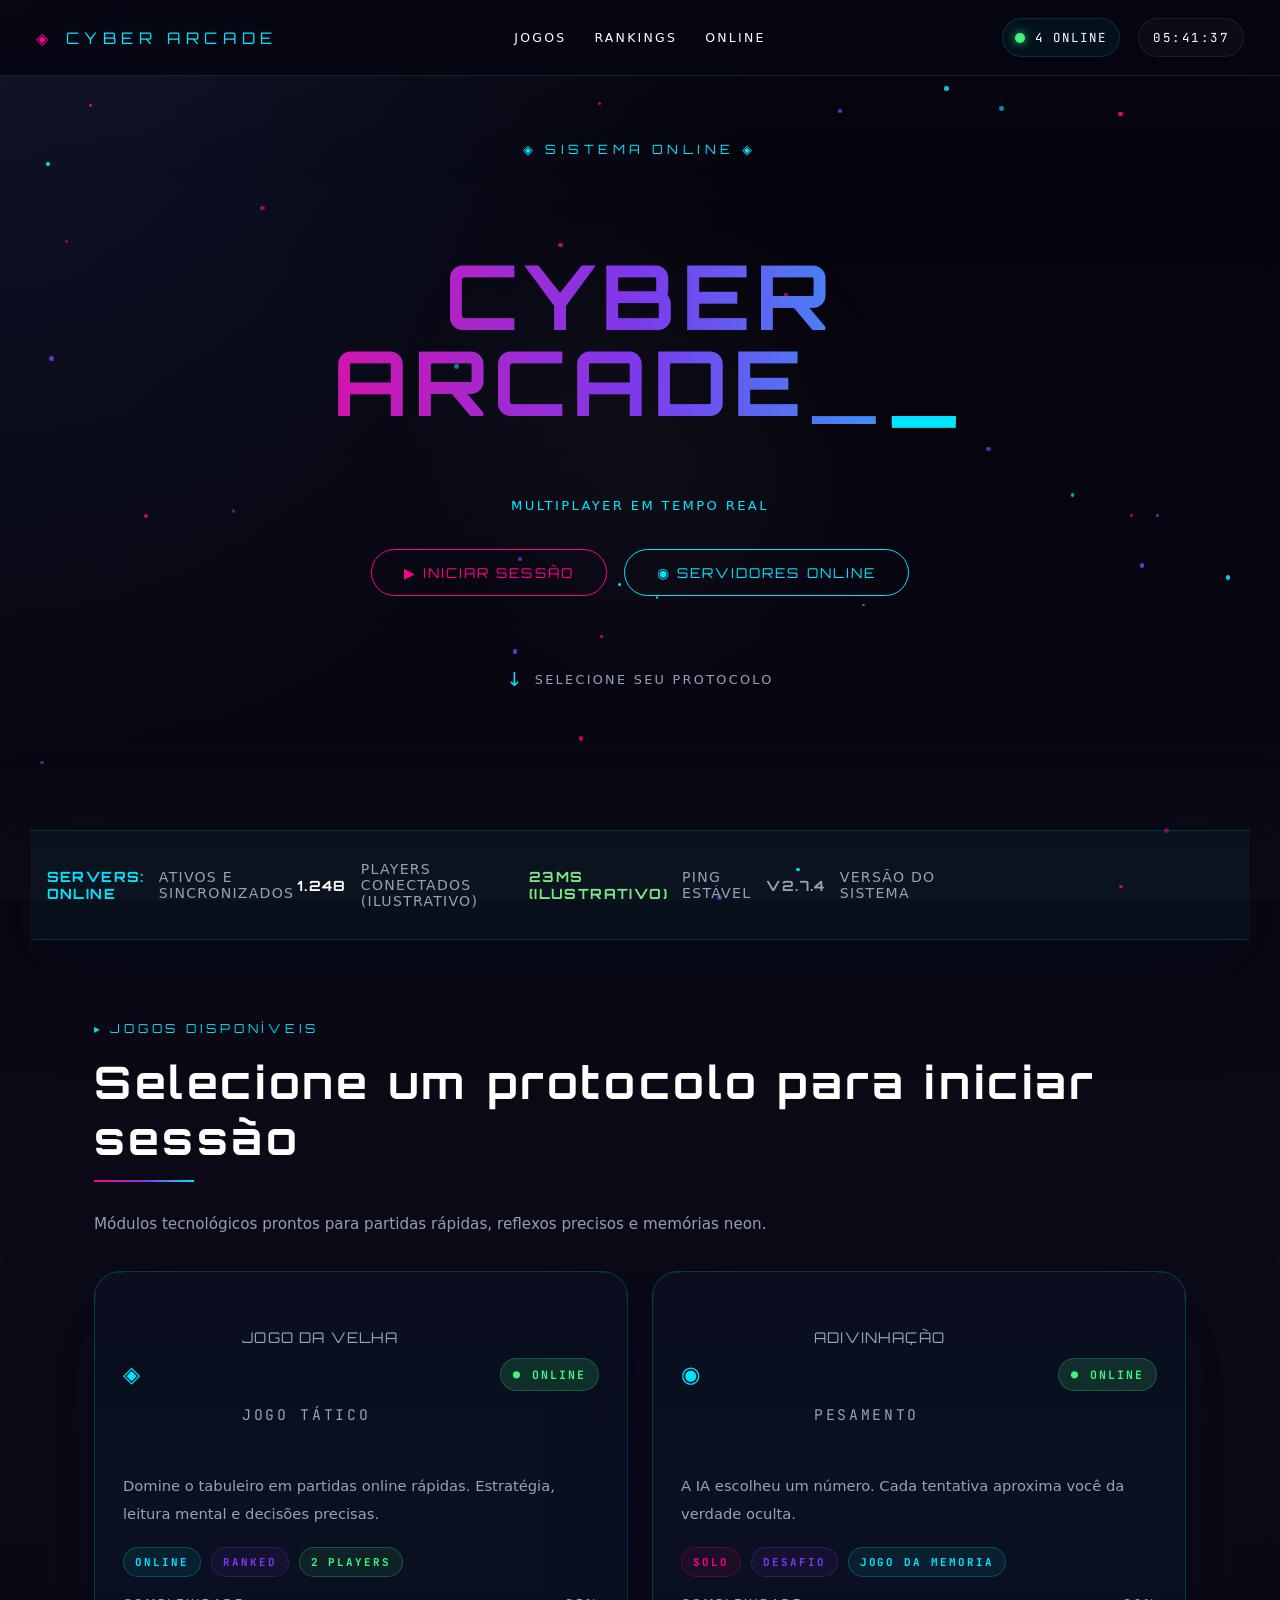
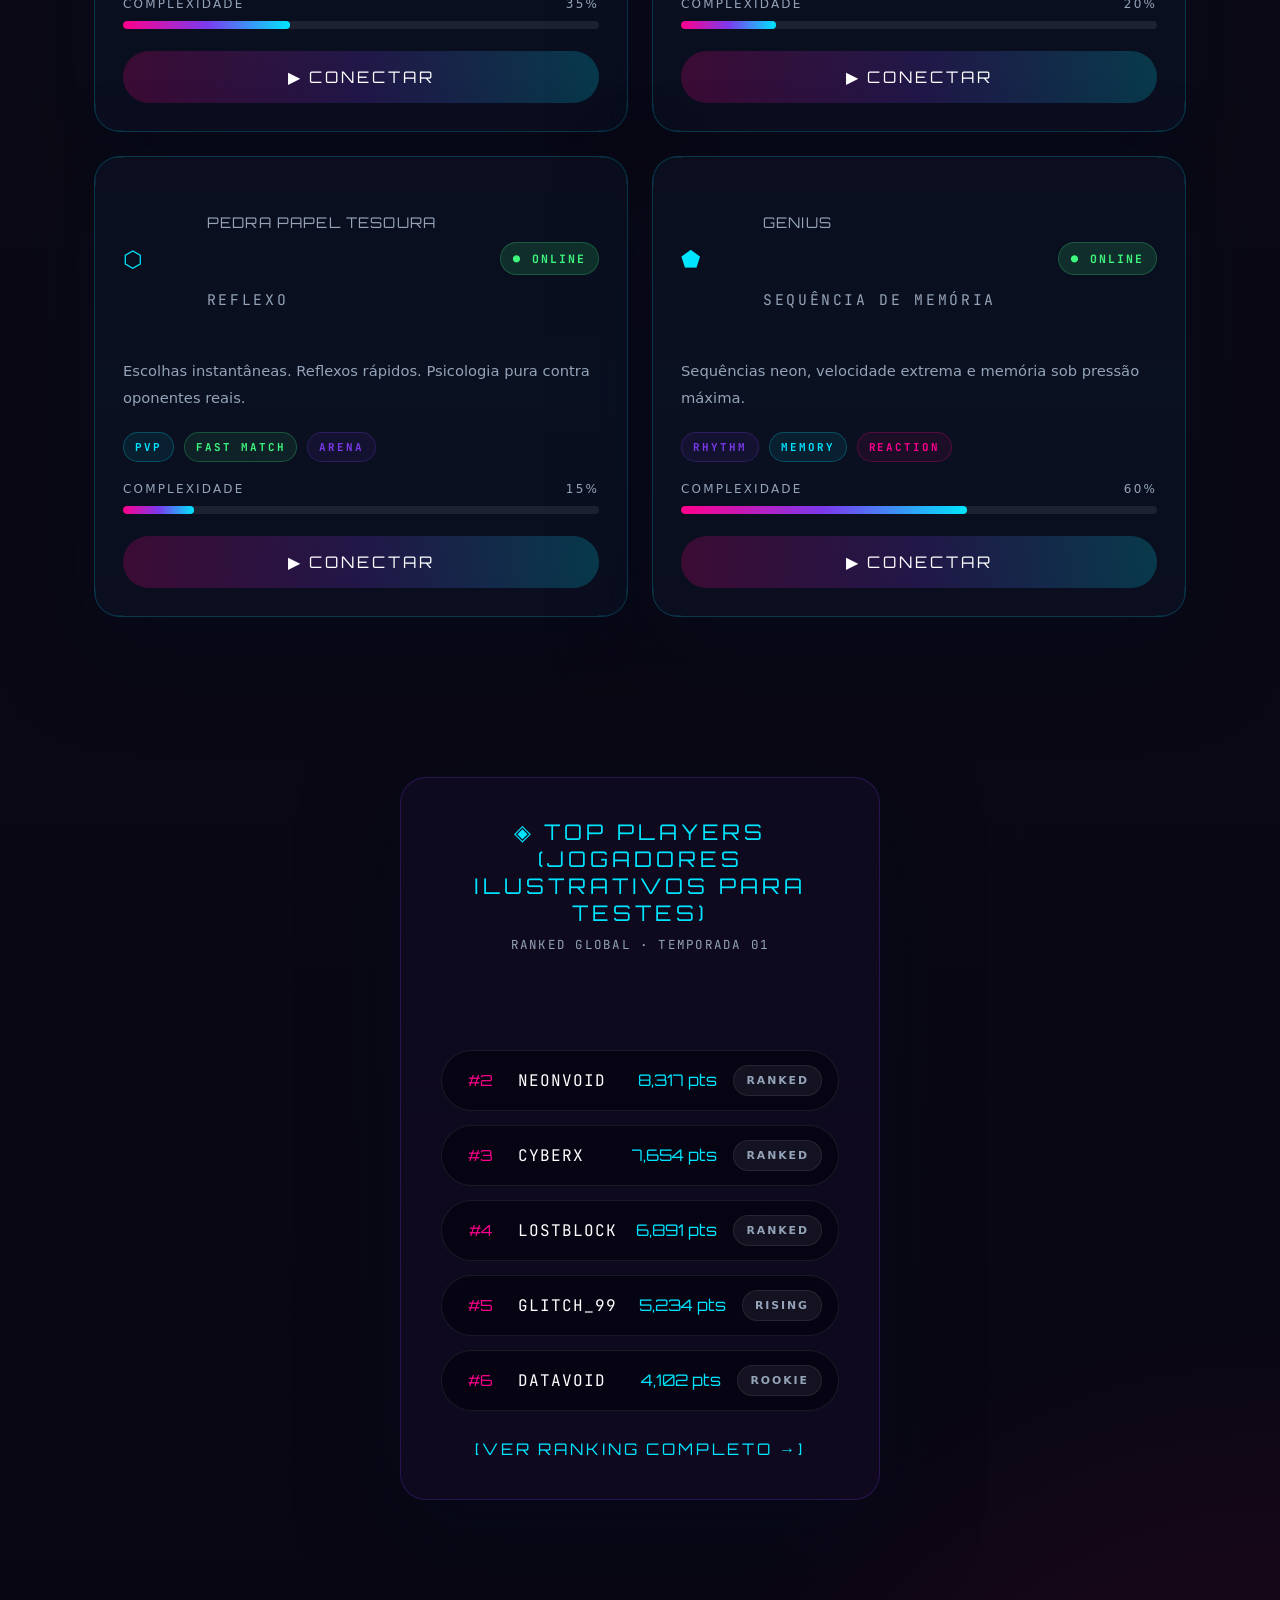
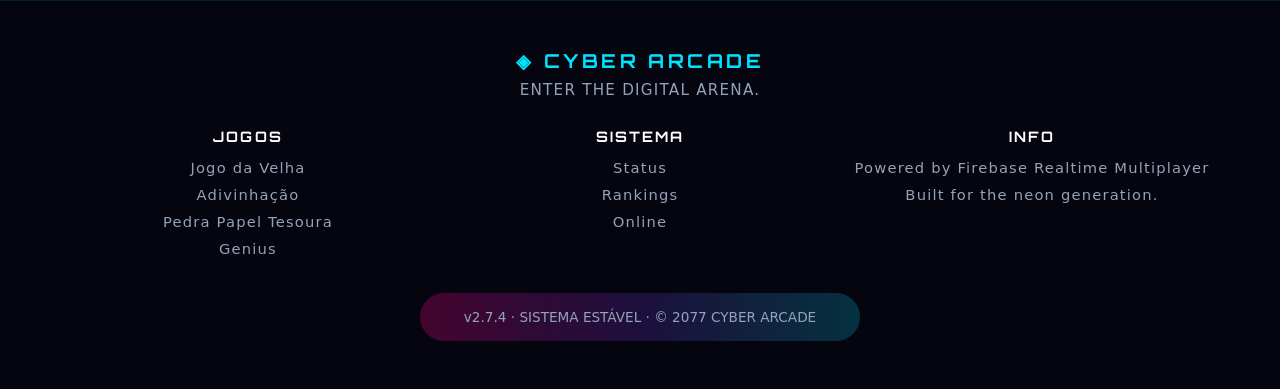
<file: index.html>
﻿<!DOCTYPE html>
<html lang="pt-BR">
<head>
  <meta charset="UTF-8" />
  <meta name="viewport" content="width=device-width, initial-scale=1.0" />
  <meta name="theme-color" content="#050510" />
  <title>Cyber Arcade | Catálogo Futurista</title>

  <link rel="stylesheet" href="PaginaDeJogos/css/style.css">
  <link rel="preconnect" href="https://fonts.googleapis.com" />
  <link rel="preconnect" href="https://fonts.gstatic.com" crossorigin />
  <link href="https://fonts.googleapis.com/css2?family=JetBrains+Mono:wght@400;500;600;700&family=Orbitron:wght@400;500;700;900&display=swap" rel="stylesheet" />

</head>
<body>
  <div class="page-wrapper">
    <nav class="navbar">
      <div class="navbar__brand"><span>◈</span>CYBER ARCADE</div>
      <ul class="navbar__links" aria-label="Navegação principal">
        <li><a href="#jogos">Jogos</a></li>
        <li><a href="#ranking">Rankings</a></li>
        <li><a href="#status">Online</a></li>
      </ul>
      <button class="mobile-nav-toggle" aria-label="Abrir menu mobile">☰</button>
      <div class="navbar__meta">
        <span class="status-pill"><span class="status-dot" aria-hidden="true"></span>4 ONLINE</span>
        <span class="navbar__clock" id="clock">00:00:00</span>
      </div>
    </nav>

    <div class="mobile-drawer" id="mobileDrawer" aria-hidden="true">
      <div class="mobile-drawer__header">
        <div class="navbar__brand"><span>◈</span>CYBER ARCADE</div>
        <button class="mobile-drawer__close" aria-label="Fechar menu">✕</button>
      </div>
      <nav class="mobile-drawer__nav">
        <a href="#jogos">Jogos</a>
        <a href="#ranking">Rankings</a>
        <a href="#status">Online</a>
      </nav>
    </div>

    <section class="hero" aria-labelledby="hero-title">
      <div class="hero__canvas" id="particleField"></div>
      <div class="hero__content">
        <div class="hero__eyebrow">◈ SISTEMA ONLINE ◈</div>
        <h1 class="hero__title" id="hero-title"><span id="heroText"></span><span class="cursor">_</span></h1>
        <div class="hero__info">  Multiplayer em tempo real </div>
        <div class="hero__actions">
          <button class="hero__button hero__button--primary" type="button">▶ INICIAR SESSÃO</button>
          <button class="hero__button hero__button--secondary" type="button">◉ SERVIDORES ONLINE</button>
        </div>
        <div class="hero__footer">
          <div class="scroll-indicator"> <span class="arrow">↓</span> SELECIONE SEU PROTOCOLO</div>
        </div>
      </div>
    </section>

    <section class="status-bar" id="status" data-reveal>
      <div class="status-item" data-highlight>
        <strong>Servers: Online</strong>
        <span>Ativos e sincronizados</span>
      </div>
      <div class="status-item">
        <strong id="playerCount">0</strong>
        <span>Players conectados (ilustrativo)</span>
      </div>
      <div class="status-item">
        <strong style="color: #7ee787;">23ms (Ilustrativo)</strong>
        <span>Ping estável</span>
      </div>
      <div class="status-item">
        <strong style="color: var(--text-secondary);">v2.7.4</strong>
        <span>Versão do sistema</span>
      </div>
    </section>

    <section class="section" id="jogos" data-reveal>
      <div class="section__header">
        <span class="section__label">▸ JOGOS DISPONÍVEIS</span>
        <h2 class="section__title">Selecione um protocolo para iniciar sessão</h2>
      </div>
      <p class="section__subtitle">Módulos tecnológicos prontos para partidas rápidas, reflexos precisos e memórias neon.</p>

      <div class="games-grid">
        <article class="game-card">
          <span class="corner"></span>
          <span class="corner"></span>
          <span class="scanline"></span>
          <div class="game-card__header">
            <span class="game-card__icon">◈</span>
            <div class="game-card__heading">
              <p class="game-card__name">Jogo da Velha</p>
              <p class="game-card__tagline">Jogo tático</p>
            </div>
            <span class="badge-online">● Online</span>
          </div>
          <p>Domine o tabuleiro em partidas online rápidas. Estratégia, leitura mental e decisões precisas.</p>
          <div class="game-card__badges">
            <span class="mini-badge mini-badge--cyan">Online</span>
            <span class="mini-badge mini-badge--purple">Ranked</span>
            <span class="mini-badge mini-badge--green">2 Players</span>
          </div>
          <div class="progress-wrap">
            <div class="progress-label"><span>Complexidade</span><span>35%</span></div>
            <div class="progress-bar"><div class="progress-fill" style="width: 35%;"></div></div>
          </div>
          <a class="game-card__action" href="JogoDaVelha/index.html">▶ CONECTAR</a>
        </article>

        <article class="game-card">
          <span class="corner"></span>
          <span class="corner"></span>
          <span class="scanline"></span>
          <div class="game-card__header">
            <span class="game-card__icon">◉</span>
            <div class="game-card__heading">
              <p class="game-card__name">Adivinhação</p>
              <p class="game-card__tagline">Pesamento</p>
            </div>
            <span class="badge-online">● Online</span>
          </div>
          <p>A IA escolheu um número. Cada tentativa aproxima você da verdade oculta.</p>
          <div class="game-card__badges">
            <span class="mini-badge mini-badge--pink">Solo</span>
            <span class="mini-badge mini-badge--purple">Desafio</span>
            <span class="mini-badge mini-badge--cyan">Jogo da Memoria</span>
          </div>
          <div class="progress-wrap">
            <div class="progress-label"><span>Complexidade</span><span>20%</span></div>
            <div class="progress-bar"><div class="progress-fill" style="width: 20%;"></div></div>
          </div>
          <a class="game-card__action" href="AdivinhacaoNumero/index.html">▶ CONECTAR</a>
        </article>

        <article class="game-card">
          <span class="corner"></span>
          <span class="corner"></span>
          <span class="scanline"></span>
          <div class="game-card__header">
            <span class="game-card__icon">⬡</span>
            <div class="game-card__heading">
              <p class="game-card__name">Pedra Papel Tesoura</p>
              <p class="game-card__tagline">Reflexo</p>
            </div>
            <span class="badge-online">● Online</span>
          </div>
          <p>Escolhas instantâneas. Reflexos rápidos. Psicologia pura contra oponentes reais.</p>
          <div class="game-card__badges">
            <span class="mini-badge mini-badge--cyan">PvP</span>
            <span class="mini-badge mini-badge--green">Fast Match</span>
            <span class="mini-badge mini-badge--purple">Arena</span>
          </div>
          <div class="progress-wrap">
            <div class="progress-label"><span>Complexidade</span><span>15%</span></div>
            <div class="progress-bar"><div class="progress-fill" style="width: 15%;"></div></div>
          </div>
          <a class="game-card__action" href="PedraPapelTesoura/index.html">▶ CONECTAR</a>
        </article>

        <article class="game-card">
          <span class="corner"></span>
          <span class="corner"></span>
          <span class="scanline"></span>
          <div class="game-card__header">
            <span class="game-card__icon">⬟</span>
            <div class="game-card__heading">
              <p class="game-card__name">Genius</p>
              <p class="game-card__tagline">Sequência de memória</p>
            </div>
            <span class="badge-online">● Online</span>
          </div>
          <p>Sequências neon, velocidade extrema e memória sob pressão máxima.</p>
          <div class="game-card__badges">
            <span class="mini-badge mini-badge--purple">Rhythm</span>
            <span class="mini-badge mini-badge--cyan">Memory</span>
            <span class="mini-badge mini-badge--pink">Reaction</span>
          </div>
          <div class="progress-wrap">
            <div class="progress-label"><span>Complexidade</span><span>60%</span></div>
            <div class="progress-bar"><div class="progress-fill" style="width: 60%;"></div></div>
          </div>
          <a class="game-card__action" href="JogoGenius/index.html">▶ CONECTAR</a>
        </article>
      </div>
    </section>

    <section class="section" id="ranking" data-reveal>
      <div class="leaderboard">
        <div class="leaderboard__header">
          <p class="leaderboard__title">◈ TOP PLAYERS (Jogadores Ilustrativos para testes)</p>
          <p class="leaderboard__subtitle">Ranked Global · Temporada 01</p>
        </div>
        <div class="leaderboard__list">
          <div class="leaderboard__item leaderboard__item--top" style="transition-delay: 0.05s;">
            <span class="leaderboard__rank">#1</span>
            <span class="leaderboard__name">SHADOW.EXE</span>
            <span class="leaderboard__score">9,842 pts</span>
            <span class="leaderboard__badge leaderboard__badge--elite">Elite</span>
          </div>
          <div class="leaderboard__item" style="transition-delay: 0.12s;">
            <span class="leaderboard__rank">#2</span>
            <span class="leaderboard__name">NEONVOID</span>
            <span class="leaderboard__score">8,317 pts</span>
            <span class="leaderboard__badge">Ranked</span>
          </div>
          <div class="leaderboard__item" style="transition-delay: 0.18s;">
            <span class="leaderboard__rank">#3</span>
            <span class="leaderboard__name">CYBERX</span>
            <span class="leaderboard__score">7,654 pts</span>
            <span class="leaderboard__badge">Ranked</span>
          </div>
          <div class="leaderboard__item" style="transition-delay: 0.24s;">
            <span class="leaderboard__rank">#4</span>
            <span class="leaderboard__name">LOSTBLOCK</span>
            <span class="leaderboard__score">6,891 pts</span>
            <span class="leaderboard__badge">Ranked</span>
          </div>
          <div class="leaderboard__item" style="transition-delay: 0.30s;">
            <span class="leaderboard__rank">#5</span>
            <span class="leaderboard__name">GLITCH_99</span>
            <span class="leaderboard__score">5,234 pts</span>
            <span class="leaderboard__badge">Rising</span>
          </div>
          <div class="leaderboard__item" style="transition-delay: 0.36s;">
            <span class="leaderboard__rank">#6</span>
            <span class="leaderboard__name">DATAVOID</span>
            <span class="leaderboard__score">4,102 pts</span>
            <span class="leaderboard__badge">Rookie</span>
          </div>
        </div>
        <div class="leaderboard__footer">
          <a class="leaderboard__link" href="#">[VER RANKING COMPLETO →]</a>
        </div>
      </div>
    </section>

    <footer class="site-footer">
      <div class="footer-top">
        <h2>◈ CYBER ARCADE</h2>
        <p>ENTER THE DIGITAL ARENA.</p>
      </div>
      <div class="footer-inner">
        <div class="footer-column">
          <h3>Jogos</h3>
          <ul>
            <li><a href="JogoDaVelha/index.html">Jogo da Velha</a></li>
            <li><a href="AdivinhacaoNumero/index.html">Adivinhação</a></li>
            <li><a href="PedraPapelTesoura/index.html">Pedra Papel Tesoura</a></li>
            <li><a href="JogoGenius/index.html">Genius</a></li>
          </ul>
        </div>
        <div class="footer-column">
          <h3>Sistema</h3>
          <ul>
            <li>Status</li>
            <li>Rankings</li>
            <li>Online</li>
          </ul>
        </div>
        <div class="footer-column">
          <h3>Info</h3>
          <ul>
            <li>Powered by Firebase Realtime Multiplayer</li>
            <li>Built for the neon generation.</li>
          </ul>
        </div>
      </div>
      <div class="footer-bottom">v2.7.4 · SISTEMA ESTÁVEL · © 2077 CYBER ARCADE</div>
    </footer>
  </div>

  <script src="PaginaDeJogos/js/script.js"></script>
</body>
</html>
</file>
<file: PaginaDeJogos/css/style.css>
:root {
    --bg-deep: #050510;
    --bg-layer: #0b1020;
    --bg-soft: #111827;
    --text-primary: #ffffff;
    --text-secondary: #94a3b8;
    --neon-cyan: #00e5ff;
    --neon-pink: #ff008c;
    --neon-purple: #7c3aed;
    --neon-green: #3ef67e;
    --surface: rgba(13, 17, 30, 0.92);
    --surface-light: rgba(21, 28, 50, 0.85);
    --border: rgba(0, 229, 255, 0.18);
    --shadow: 0 30px 120px rgba(0, 0, 0, 0.28);
    --radius: 4px;
    --max-width: 1220px;
}

* {
    box-sizing: border-box;
}

html {
    scroll-behavior: smooth;
}

body {
    margin: 0;
    min-height: 100%;
    font-family: 'JetBrains Mono', monospace;
    color: var(--text-primary);
    background: radial-gradient(circle at top left, rgba(0, 229, 255, 0.06), transparent 18%),
        radial-gradient(circle at bottom right, rgba(255, 0, 140, 0.04), transparent 20%),
        linear-gradient(180deg, var(--bg-deep) 0%, var(--bg-layer) 45%, var(--bg-soft) 100%);
    overflow-x: hidden;
}

body::before {
    content: '';
    position: fixed;
    inset: 0;
    background-image:
        linear-gradient(0deg, rgba(255, 255, 255, 0.03) 1px, transparent 1px),
        linear-gradient(90deg, rgba(0, 229, 255, 0.06) 1px, transparent 1px);
    background-size: 100% 80px, 80px 100%;
    opacity: 1;
    pointer-events: none;
    z-index: -2;
    animation: gridGlow 12s linear infinite;
}

body::after {
    content: '';
    position: fixed;
    inset: 0;
    background: linear-gradient(180deg, rgba(255, 255, 255, 0.02), transparent 22%, transparent 78%, rgba(255, 255, 255, 0.02));
    pointer-events: none;
    z-index: -1;
}

.page-wrapper {
    position: relative;
    min-height: 100vh;
    overflow: hidden;
}

nav.navbar {
    position: fixed;
    top: 0;
    left: 0;
    right: 0;
    z-index: 50;
    display: flex;
    align-items: center;
    justify-content: space-between;
    padding: 18px 36px;
    backdrop-filter: blur(20px);
    background: rgba(5, 5, 16, 0.82);
    border-bottom: 1px solid rgba(0, 229, 255, 0.15);
    transition: transform 0.3s ease;
}

.navbar__brand {
    display: flex;
    align-items: center;
    gap: 12px;
    font-family: 'Orbitron', sans-serif;
    font-size: 1rem;
    letter-spacing: 0.35em;
    text-transform: uppercase;
    color: var(--neon-cyan);
}

.navbar__brand span {
    color: var(--neon-pink);
}

.navbar__links {
    display: flex;
    align-items: center;
    gap: 28px;
    list-style: none;
    margin: 0;
    padding: 0;
    font-size: 0.78rem;
    text-transform: uppercase;
    letter-spacing: 0.18em;
}

.navbar__links a {
    position: relative;
    color: var(--text-primary);
    text-decoration: none;
    transition: color 0.25s ease;
}

.navbar__links a::after {
    content: '';
    position: absolute;
    left: 0;
    bottom: -8px;
    width: 100%;
    height: 1px;
    background: rgba(0, 229, 255, 0.4);
    transform: scaleX(0);
    transform-origin: left;
    transition: transform 0.3s ease;
}

.navbar__links a:hover {
    color: var(--neon-cyan);
}

.navbar__links a:hover::after {
    transform: scaleX(1);
}

.navbar__meta {
    display: flex;
    align-items: center;
    gap: 18px;
    font-size: 0.78rem;
    letter-spacing: 0.16em;
    color: var(--text-secondary);
}

.status-pill {
    display: inline-flex;
    align-items: center;
    gap: 10px;
    padding: 10px 12px;
    border: 1px solid rgba(0, 229, 255, 0.14);
    border-radius: 999px;
    background: rgba(0, 229, 255, 0.06);
    color: var(--text-primary);
    font-family: 'JetBrains Mono', monospace;
}

.status-dot {
    width: 10px;
    height: 10px;
    border-radius: 50%;
    background: #3ef67e;
    box-shadow: 0 0 8px rgba(62, 246, 126, 0.8);
    animation: pulse 1.8s infinite ease-in-out;
}

.navbar__clock {
    display: inline-flex;
    align-items: center;
    gap: 8px;
    padding: 10px 14px;
    border-radius: 999px;
    border: 1px solid rgba(255, 255, 255, 0.07);
    background: rgba(255, 255, 255, 0.03);
    color: var(--text-primary);
    font-family: 'JetBrains Mono', monospace;
    letter-spacing: 0.2em;
}

.hero {
    position: relative;
    min-height: 100vh;
    display: flex;
    align-items: center;
    justify-content: center;
    padding: 110px 30px 180px;
    overflow: hidden;
}

.hero::before {
    content: '';
    position: absolute;
    inset: 0;
    background: radial-gradient(circle at center, rgba(255, 255, 255, 0.04), transparent 35%);
    pointer-events: none;
}

.hero__canvas {
    position: absolute;
    inset: 0;
    overflow: hidden;
    pointer-events: none;
    z-index: 1;
}

.particle {
    position: absolute;
    width: 4px;
    height: 4px;
    border-radius: 50%;
    opacity: 0.85;
    filter: blur(0.6px);
    animation: drift 12s ease-in-out infinite;
}

.particle:nth-child(odd) {
    opacity: 0.7;
}

.hero__content {
    position: relative;
    z-index: 2;
    max-width: 980px;
    width: min(100%, 980px);
    text-align: center;
    margin: 0 auto;
    padding: 0 20px;
}

.hero__eyebrow {
    display: inline-block;
    margin-bottom: 22px;
    font-family: 'Orbitron', sans-serif;
    font-size: 0.8rem;
    letter-spacing: 0.35em;
    text-transform: uppercase;
    color: var(--neon-cyan);
    opacity: 0;
    transform: translateY(12px);
    animation: fadeInUp 0.8s ease forwards;
    animation-delay: 0.6s;
}

.hero__title {
    font-family: 'Orbitron', sans-serif;
    font-size: clamp(3.2rem, 7vw, 6rem);
    line-height: 0.95;
    letter-spacing: 0.06em;
    text-transform: uppercase;
    color: transparent;
    background: linear-gradient(90deg, var(--neon-pink), var(--neon-purple), var(--neon-cyan));
    background-clip: text;
    -webkit-background-clip: text;
    animation: gradientShift 6s ease infinite;
    opacity: 0;
    transform: translateY(20px);
    animation: fadeInUp 0.8s ease forwards;
    animation-delay: 0.8s;
    position: relative;
}

.hero__title .cursor {
    display: inline-block;
    width: 0.8ch;
    animation: blinkCursor 1s steps(2, start) infinite;
    color: var(--neon-cyan);
}

.hero__subtitle {
    margin: 28px auto 18px;
    max-width: 740px;
    font-size: 1rem;
    color: var(--text-secondary);
    line-height: 1.8;
    opacity: 0;
    transform: translateY(18px);
    animation: fadeInUp 0.8s ease forwards;
    animation-delay: 1.5s;
}

.hero__info {
    margin: 0 auto 36px;
    font-size: 0.82rem;
    letter-spacing: 0.18em;
    text-transform: uppercase;
    color: var(--neon-cyan);
    opacity: 0;
    transform: translateY(18px);
    animation: fadeInUp 0.8s ease forwards;
    animation-delay: 1.9s;
}

.hero__actions {
    display: inline-flex;
    flex-wrap: wrap;
    justify-content: center;
    gap: 18px;
    margin-bottom: 52px;
    opacity: 0;
    transform: translateY(20px);
    animation: fadeInUp 0.8s ease forwards;
    animation-delay: 2.1s;
}

.hero__button {
    position: relative;
    display: inline-flex;
    align-items: center;
    justify-content: center;
    min-width: 190px;
    border: 1px solid;
    border-radius: 999px;
    padding: 14px 32px;
    background: transparent;
    color: var(--text-primary);
    text-transform: uppercase;
    letter-spacing: 0.15em;
    font-family: 'Orbitron', sans-serif;
    font-size: 0.85rem;
    transition: transform 0.28s ease, background 0.28s ease, box-shadow 0.28s ease;
    overflow: hidden;
    z-index: 1;
    cursor: pointer;
}

.hero__button::before {
    content: '';
    position: absolute;
    inset: 0;
    background: currentColor;
    opacity: 0;
    transition: opacity 0.28s ease;
    z-index: -1;
}

.hero__button:hover {
    transform: scale(1.03);
    box-shadow: 0 0 26px rgba(255, 0, 140, 0.26);
}

.hero__button--primary {
    border-color: var(--neon-pink);
    color: var(--neon-pink);
}

.hero__button--primary:hover::before {
    opacity: 0.16;
    background: var(--neon-pink);
}

.hero__button--secondary {
    border-color: var(--neon-cyan);
    color: var(--neon-cyan);
}

.hero__button--secondary:hover::before {
    opacity: 0.14;
    background: var(--neon-cyan);
}

.hero__footer {
    display: flex;
    flex-direction: column;
    align-items: center;
    gap: 14px;
    margin-top: 20px;
    opacity: 0;
    transform: translateY(20px);
    animation: fadeInUp 0.8s ease forwards;
    animation-delay: 2.5s;
}

.scroll-indicator {
    display: inline-flex;
    align-items: center;
    gap: 10px;
    color: var(--text-secondary);
    font-size: 0.8rem;
    letter-spacing: 0.18em;
}

.scroll-indicator .arrow {
    display: inline-block;
    font-size: 1.2rem;
    animation: bounceArrow 1.5s ease infinite;
    color: var(--neon-cyan);
}

.status-bar {
    width: min(100%, var(--max-width));
    margin: 0 auto;
    padding: 24px 32px;
    display: grid;
    grid-template-columns: repeat(5, minmax(0, 1fr));
    gap: 18px;
    background: rgba(0, 229, 255, 0.04);
    border-top: 1px solid rgba(0, 229, 255, 0.15);
    border-bottom: 1px solid rgba(0, 229, 255, 0.15);
    margin-top: -70px;
    position: relative;
    z-index: 10;
    color: var(--text-primary);
    font-size: 0.78rem;
    letter-spacing: 0.1em;
    text-transform: uppercase;
    box-shadow: var(--shadow);
}

.status-item {
    display: flex;
    align-items: center;
    gap: 14px;
    justify-content: center;
    min-height: 60px;
}

.status-item strong {
    display: block;
    font-family: 'Orbitron', sans-serif;
    font-size: 0.88rem;
    color: var(--text-primary);
    letter-spacing: 0.1em;
}

.status-item span {
    color: var(--text-secondary);
    font-size: 0.88rem;
}

.status-item[data-highlight] strong {
    color: var(--neon-cyan);
}

.section {
    width: min(100%, var(--max-width));
    margin: 0 auto;
    padding: 80px 5%;
    opacity: 0;
    transform: translateY(30px);
    transition: opacity 0.7s ease, transform 0.7s ease;
}

.section.visible {
    opacity: 1;
    transform: translateY(0);
}

.section__header {
    display: flex;
    flex-wrap: wrap;
    align-items: center;
    gap: 18px;
    margin-bottom: 28px;
}

.section__label {
    font-family: 'Orbitron', sans-serif;
    font-size: 0.78rem;
    letter-spacing: 0.3em;
    text-transform: uppercase;
    color: var(--neon-cyan);
}

.section__title {
    font-family: 'Orbitron', sans-serif;
    font-size: clamp(2rem, 3.5vw, 2.8rem);
    letter-spacing: 0.08em;
    margin: 0;
    color: var(--text-primary);
}

.section__title::after {
    content: '';
    display: block;
    width: 100px;
    height: 2px;
    margin-top: 14px;
    background: linear-gradient(90deg, var(--neon-pink), var(--neon-purple), var(--neon-cyan));
}

.section__subtitle {
    max-width: 760px;
    margin-top: 16px;
    color: var(--text-secondary);
    line-height: 1.9;
    font-size: 0.95rem;
}

.games-grid {
    display: grid;
    grid-template-columns: repeat(2, minmax(0, 1fr));
    gap: 24px;
    margin-top: 32px;
}

.game-card {
    position: relative;
    overflow: hidden;
    padding: 28px;
    background: rgba(11, 16, 32, 0.92);
    border: 1px solid rgba(0, 229, 255, 0.2);
    border-radius: var(--radius);
    box-shadow: var(--shadow);
    transition: transform 0.3s cubic-bezier(0.23, 1, 0.32, 1), border-color 0.3s ease, box-shadow 0.3s ease;
}

.game-card::before,
.game-card::after,
.game-card .corner {
    content: '';
    position: absolute;
    border: 1px solid rgba(0, 229, 255, 0.22);
    width: 28px;
    height: 28px;
    opacity: 0.5;
    transition: opacity 0.3s ease, border-color 0.3s ease;
}

.game-card::before {
    top: 0;
    left: 0;
    border-right: none;
    border-bottom: none;
}

.game-card::after {
    bottom: 0;
    right: 0;
    border-left: none;
    border-top: none;
}

.game-card .corner:nth-child(1) {
    top: 0;
    right: 0;
    border-left: none;
    border-bottom: none;
}

.game-card .corner:nth-child(2) {
    bottom: 0;
    left: 0;
    border-top: none;
    border-right: none;
}

.game-card .scanline {
    position: absolute;
    inset: 0;
    background: linear-gradient(180deg, transparent 0%, rgba(0, 229, 255, 0.08) 50%, transparent 100%);
    opacity: 0.15;
    animation: slideLine 3s linear infinite;
    pointer-events: none;
}

.game-card__header {
    display: flex;
    align-items: center;
    justify-content: space-between;
    flex-wrap: wrap;
    gap: 14px;
    position: relative;
    z-index: 2;
}

.game-card__icon {
    font-size: 1.4rem;
    color: var(--neon-cyan);
}

.game-card__heading {
    display: grid;
    gap: 6px;
}

.game-card__name {
    margin: 0;
    font-size: 1.3rem;
    font-family: 'Orbitron', sans-serif;
    letter-spacing: 0.08em;
    text-transform: uppercase;
    color: var(--text-primary);
}

.game-card__tagline {
    margin: 0;
    color: var(--neon-cyan);
    font-size: 0.85rem;
    letter-spacing: 0.18em;
    text-transform: uppercase;
    font-family: 'JetBrains Mono', monospace;
}

.badge-online {
    padding: 8px 12px;
    border-radius: 999px;
    background: rgba(62, 246, 126, 0.14);
    border: 1px solid rgba(62, 246, 126, 0.22);
    color: var(--neon-green);
    font-size: 0.72rem;
    letter-spacing: 0.18em;
    text-transform: uppercase;
    font-weight: 700;
    font-family: 'JetBrains Mono', monospace;
    white-space: nowrap;
}

.game-card p {
    margin: 24px 0 20px;
    color: var(--text-secondary);
    line-height: 1.85;
    font-size: 0.92rem;
    position: relative;
    z-index: 2;
}

.game-card__badges {
    display: flex;
    flex-wrap: wrap;
    gap: 10px;
    margin-bottom: 20px;
    position: relative;
    z-index: 2;
}

.mini-badge {
    padding: 7px 11px;
    border-radius: 999px;
    font-size: 0.68rem;
    text-transform: uppercase;
    letter-spacing: 0.18em;
    border: 1px solid;
    font-weight: 700;
    font-family: 'JetBrains Mono', monospace;
    white-space: nowrap;
}

.mini-badge--pink {
    color: var(--neon-pink);
    border-color: rgba(255, 0, 140, 0.24);
    background: rgba(255, 0, 140, 0.08);
}

.mini-badge--purple {
    color: var(--neon-purple);
    border-color: rgba(124, 58, 237, 0.24);
    background: rgba(124, 58, 237, 0.08);
}

.mini-badge--cyan {
    color: var(--neon-cyan);
    border-color: rgba(0, 229, 255, 0.24);
    background: rgba(0, 229, 255, 0.08);
}

.mini-badge--green {
    color: var(--neon-green);
    border-color: rgba(62, 246, 126, 0.24);
    background: rgba(62, 246, 126, 0.08);
}

.progress-wrap {
    display: grid;
    gap: 10px;
    margin-bottom: 22px;
    position: relative;
    z-index: 2;
}

.progress-label {
    display: flex;
    justify-content: space-between;
    font-size: 0.75rem;
    text-transform: uppercase;
    letter-spacing: 0.18em;
    color: var(--text-secondary);
}

.progress-bar {
    height: 8px;
    border-radius: 999px;
    background: rgba(255, 255, 255, 0.08);
    overflow: hidden;
}

.progress-fill {
    height: 100%;
    width: 0;
    border-radius: 999px;
    background: linear-gradient(90deg, var(--neon-pink), var(--neon-purple), var(--neon-cyan));
    transition: width 1.1s ease;
}

.game-card__action {
    position: relative;
    display: inline-flex;
    width: 100%;
    justify-content: center;
    border-radius: 999px;
    border: none;
    padding: 16px 0;
    background: linear-gradient(90deg, rgba(255, 0, 140, 0.2), rgba(124, 58, 237, 0.2), rgba(0, 229, 255, 0.2));
    color: var(--text-primary);
    font-family: 'Orbitron', sans-serif;
    letter-spacing: 0.18em;
    text-transform: uppercase;
    cursor: pointer;
    transition: transform 0.28s ease, box-shadow 0.28s ease;
    overflow: hidden;
    z-index: 2;
    text-decoration: none;
}

.game-card__action:hover {
    transform: scale(1.02);
    box-shadow: 0 0 24px rgba(255, 0, 140, 0.25), 0 0 44px rgba(0, 229, 255, 0.16);
}

.game-card:hover {
    transform: translateY(-4px);
    border-color: rgba(255, 0, 140, 0.6);
    box-shadow: 0 0 30px rgba(255, 0, 140, 0.2), 0 0 60px rgba(255, 0, 140, 0.1);
}

.game-card:hover::before,
.game-card:hover::after,
.game-card:hover .corner {
    opacity: 1;
    border-color: rgba(255, 0, 140, 0.6);
}

.leaderboard {
    width: min(100%, 480px);
    margin: 0 auto;
    padding: 40px;
    background: rgba(124, 58, 237, 0.05);
    border: 1px solid rgba(124, 58, 237, 0.24);
    border-radius: var(--radius);
    box-shadow: var(--shadow);
}

.leaderboard__header {
    margin-bottom: 22px;
    text-align: center;
}

.leaderboard__title {
    margin: 0;
    font-family: 'Orbitron', sans-serif;
    font-size: 1.35rem;
    letter-spacing: 0.18em;
    color: var(--neon-cyan);
    text-transform: uppercase;
}

.leaderboard__subtitle {
    margin: 10px 0 0;
    font-size: 0.78rem;
    color: var(--text-secondary);
    letter-spacing: 0.18em;
    text-transform: uppercase;
    font-family: 'JetBrains Mono', monospace;
}

.leaderboard__list {
    display: grid;
    gap: 14px;
    margin-top: 18px;
}

.leaderboard__item {
    display: grid;
    grid-template-columns: 44px 1fr auto auto;
    gap: 16px;
    align-items: center;
    padding: 14px 16px;
    background: rgba(5, 5, 16, 0.72);
    border: 1px solid rgba(255, 255, 255, 0.08);
    border-radius: 999px;
    color: var(--text-primary);
    opacity: 0;
    transform: translateX(-20px);
    transition: opacity 0.6s ease, transform 0.6s ease;
}

.leaderboard__item.visible {
    opacity: 1;
    transform: translateX(0);
}

.leaderboard__item--top {
    border-color: rgba(255, 0, 140, 0.35);
    background: rgba(255, 0, 140, 0.12);
}

.leaderboard__rank {
    font-family: 'Orbitron', sans-serif;
    font-size: 0.95rem;
    color: var(--neon-pink);
    text-align: center;
}

.leaderboard__name {
    font-family: 'JetBrains Mono', monospace;
    color: var(--text-primary);
    letter-spacing: 0.06em;
}

.leaderboard__score {
    font-family: 'Orbitron', sans-serif;
    color: var(--neon-cyan);
    text-align: right;
}

.leaderboard__badge {
    padding: 8px 12px;
    border-radius: 999px;
    font-size: 0.68rem;
    font-weight: 700;
    text-transform: uppercase;
    letter-spacing: 0.18em;
    background: rgba(255, 255, 255, 0.06);
    border: 1px solid rgba(255, 255, 255, 0.08);
    color: var(--text-secondary);
    white-space: nowrap;
}

.leaderboard__badge--elite {
    color: var(--neon-pink);
    background: rgba(255, 0, 140, 0.12);
    border-color: rgba(255, 0, 140, 0.24);
}

.leaderboard__footer {
    margin-top: 28px;
    text-align: center;
}

.leaderboard__link {
    color: var(--neon-cyan);
    text-decoration: none;
    font-family: 'Orbitron', sans-serif;
    letter-spacing: 0.18em;
    text-transform: uppercase;
    transition: color 0.25s ease;
}

.leaderboard__link:hover {
    color: var(--neon-pink);
}

footer.site-footer {
    width: 100%;
    padding: 48px 5%;
    margin-top: 20px;
    background: #050510;
    border-top: 1px solid rgba(0, 229, 255, 0.1);
    color: var(--text-secondary);
}

.footer-inner {
    display: grid;
    grid-template-columns: repeat(3, minmax(0, 1fr));
    gap: 24px;
    max-width: var(--max-width);
    margin: 0 auto;
}

.footer-top {
    margin-bottom: 28px;
}

.footer-top h2 {
    margin: 0;
    font-family: 'Orbitron', sans-serif;
    font-size: 1.2rem;
    color: var(--neon-cyan);
    letter-spacing: 0.18em;
    text-transform: uppercase;
}

.footer-top p {
    margin: 8px 0 0;
    color: var(--text-secondary);
    font-size: 0.95rem;
    letter-spacing: 0.08em;
    text-transform: uppercase;
}

.footer-column h3 {
    margin: 0 0 14px;
    font-size: 0.9rem;
    font-family: 'Orbitron', sans-serif;
    color: var(--text-primary);
    letter-spacing: 0.14em;
    text-transform: uppercase;
}

.footer-column ul {
    list-style: none;
    padding: 0;
    margin: 0;
    display: grid;
    gap: 10px;
}

.footer-column a,
.footer-column li {
    color: var(--text-secondary);
    font-size: 0.92rem;
    text-decoration: none;
    letter-spacing: 0.08em;
}

.footer-bottom {
    margin-top: 36px;
    text-align: center;
    color: var(--text-secondary);
    font-size: 0.85rem;
    background: linear-gradient(90deg, rgba(255, 0, 140, 0.25), rgba(124, 58, 237, 0.2), rgba(0, 229, 255, 0.2));
    padding: 16px 18px;
    border-radius: 999px;
    display: inline-block;
    width: min(100%, 440px);
    margin-left: auto;
    margin-right: auto;
}

.mobile-nav-toggle {
    display: none;
    border: 1px solid rgba(255, 255, 255, 0.12);
    background: rgba(255, 255, 255, 0.04);
    color: var(--text-primary);
    width: 46px;
    height: 46px;
    border-radius: 999px;
    align-items: center;
    justify-content: center;
    cursor: pointer;
}

.mobile-drawer {
    position: fixed;
    top: 0;
    right: -100%;
    width: min(280px, 80vw);
    height: 100vh;
    background: rgba(5, 5, 16, 0.98);
    backdrop-filter: blur(20px);
    box-shadow: -16px 0 80px rgba(0, 0, 0, 0.45);
    transition: right 0.35s ease;
    z-index: 60;
    padding: 32px 22px;
    display: flex;
    flex-direction: column;
    gap: 24px;
}

.mobile-drawer.open {
    right: 0;
}

.mobile-drawer__header {
    display: flex;
    align-items: center;
    justify-content: space-between;
    gap: 12px;
}

.mobile-drawer__nav {
    display: grid;
    gap: 18px;
    margin-top: 18px;
}

.mobile-drawer__nav a {
    color: var(--text-primary);
    text-decoration: none;
    font-family: 'Orbitron', sans-serif;
    letter-spacing: 0.12em;
    text-transform: uppercase;
    padding: 10px 0;
    border-bottom: 1px solid rgba(255, 255, 255, 0.08);
}

.mobile-drawer__close {
    border: none;
    background: transparent;
    color: var(--text-primary);
    font-size: 1.2rem;
    cursor: pointer;
}

.hero__content button,
.game-card__action,
.leaderboard__link {
    will-change: transform, box-shadow;
}

@media (max-width: 1024px) {
    .navbar {
        padding: 16px 24px;
    }

    .status-bar {
        padding: 22px 24px;
    }

    .section {
        padding: 64px 5%;
    }

    .games-grid {
        grid-template-columns: 1fr;
    }

    .footer-inner {
        grid-template-columns: 1fr;
    }
}

@media (max-width: 768px) {
    .navbar {
        padding: 14px 18px;
    }

    .navbar__links {
        display: none;
    }

    .mobile-nav-toggle {
        display: inline-flex;
    }

    .hero {
        padding-top: 100px;
    }

    .hero__title {
        font-size: clamp(2.4rem, 9vw, 4rem);
    }

    .hero__actions {
        flex-direction: column;
    }

    .status-bar {
        grid-template-columns: repeat(2, minmax(0, 1fr));
    }

    .status-item {
        justify-content: flex-start;
    }

    .leaderboard {
        width: 100%;
    }
}

@media (max-width: 560px) {
    .navbar {
        padding: 14px 16px;
    }

    .hero {
        padding-top: 90px;
    }

    .hero__subtitle,
    .hero__info {
        font-size: 0.88rem;
    }

    .section {
        padding: 48px 5%;
    }

    .footer-inner {
        gap: 16px;
    }

    .footer-bottom {
        width: 100%;
    }
}

@media (prefers-reduced-motion: reduce) {

    *,
    *::before,
    *::after {
        animation-duration: 0.001ms !important;
        animation-iteration-count: 1 !important;
        transition-duration: 0.001ms !important;
    }
}

@keyframes gridGlow {

    0%,
    100% {
        transform: translateY(0);
    }

    50% {
        transform: translateY(6px);
    }
}

@keyframes pulse {

    0%,
    100% {
        transform: scale(1);
        opacity: 1;
    }

    50% {
        transform: scale(1.2);
        opacity: 0.65;
    }
}

@keyframes fadeInUp {
    from {
        opacity: 0;
        transform: translateY(20px);
    }

    to {
        opacity: 1;
        transform: translateY(0);
    }
}

@keyframes blinkCursor {

    0%,
    49% {
        opacity: 1;
    }

    50%,
    100% {
        opacity: 0;
    }
}

@keyframes slideLine {
    0% {
        transform: translateY(-100%);
    }

    100% {
        transform: translateY(100%);
    }
}

@keyframes drift {
    0% {
        transform: translate(0, 0);
    }

    50% {
        transform: translate(8px, -10px);
    }

    100% {
        transform: translate(0, 0);
    }
}

@keyframes bounceArrow {

    0%,
    100% {
        transform: translateY(0);
    }

    50% {
        transform: translateY(6px);
    }
}

@keyframes gradientShift {

    0%,
    100% {
        background-position: 0% 50%;
    }

    50% {
        background-position: 100% 50%;
    }
}

:root {
    --bg: #05040d;
    --surface: rgba(12, 15, 34, 0.78);
    --surface-strong: rgba(14, 20, 45, 0.95);
    --text: #f8f8ff;
    --muted: #9ba3ff;
    --accent: #f4066e;
    --accent-2: #5f87ff;
    --shadow: 0 30px 90px rgba(6, 12, 30, 0.5);
    --radius: 26px;
}

* {
    box-sizing: border-box;
}

html,
body {
    margin: 0;
    min-height: 100%;
}

body {
    font-family: "Inter", system-ui, -apple-system, BlinkMacSystemFont, "Segoe UI", sans-serif;
    color: var(--text);
    background: radial-gradient(circle at top left, rgba(95, 135, 255, 0.12), transparent 20%),
        radial-gradient(circle at bottom right, rgba(244, 6, 110, 0.14), transparent 18%),
        linear-gradient(180deg, #04030b 0%, #0b0a16 35%, #080613 100%);
    overflow-x: hidden;
}

body::before {
    content: "";
    position: fixed;
    inset: 0;
    background: repeating-linear-gradient(90deg, transparent, transparent 40px, rgba(255, 255, 255, 0.04) 42px, transparent 44px);
    pointer-events: none;
    opacity: 0.15;
}

.page-shell {
    width: min(1180px, calc(100% - 32px));
    margin: 0 auto;
    padding: 48px 0 72px;
}

.topbar {
    display: grid;
    gap: 18px;
    margin-bottom: 36px;
    padding: 30px 32px;
    background: linear-gradient(180deg, rgba(255, 255, 255, 0.06) 0%, rgba(255, 255, 255, 0.03) 100%);
    border: 1px solid rgba(255, 255, 255, 0.08);
    border-radius: var(--radius);
    backdrop-filter: blur(18px);
    box-shadow: var(--shadow);
}

.brand {
    display: flex;
    align-items: center;
    gap: 12px;
    font-size: clamp(1.4rem, 2vw, 2.4rem);
    letter-spacing: 0.16em;
    text-transform: uppercase;
    color: #ffffff;
}

.brand::before {
    content: "▹";
    color: var(--accent);
}

.topbar p {
    max-width: 760px;
    line-height: 1.7;
    color: rgba(248, 248, 255, 0.84);
}

.grid {
    display: flex;
    gap: 24px;
    flex-wrap: wrap;
    align-items: stretch;
}

.card {
    position: relative;
    flex: 1 1 260px;
    min-width: 250px;
    display: flex;
    flex-direction: column;
    justify-content: space-between;
    padding: 28px;
    border-radius: 28px;
    overflow: hidden;
    text-decoration: none;
    color: inherit;
    background: rgba(8, 10, 24, 0.9);
    border: 1px solid rgba(255, 255, 255, 0.09);
    box-shadow: var(--shadow);
    transition: transform 0.35s ease, border-color 0.35s ease, box-shadow 0.35s ease;
}

.card::before {
    content: "";
    position: absolute;
    inset: 0;
    pointer-events: none;
    background: linear-gradient(180deg, rgba(255, 255, 255, 0.08), transparent 55%);
}

.card:hover {
    transform: translateY(-10px) scale(1.01);
    border-color: rgba(95, 135, 255, 0.6);
    box-shadow: 0 50px 120px rgba(95, 135, 255, 0.22);
}

.card:hover .card__tag {
    opacity: 1;
    transform: translateY(0);
}

.card--neon {
    background-image: linear-gradient(135deg, rgba(95, 135, 255, 0.12), rgba(244, 6, 110, 0.12));
}

.card__eyebrow {
    font-size: 0.82rem;
    letter-spacing: 0.16em;
    text-transform: uppercase;
    color: var(--accent-2);
}

.card h2 {
    margin: 16px 0 14px;
    font-size: clamp(1.36rem, 2vw, 1.85rem);
    line-height: 1.08;
}

.card p {
    color: rgba(248, 248, 255, 0.78);
    line-height: 1.75;
    margin: 0 0 26px;
}

.card__tag {
    display: inline-flex;
    align-items: center;
    gap: 10px;
    padding: 10px 16px;
    border-radius: 999px;
    color: var(--text);
    background: rgba(255, 255, 255, 0.06);
    border: 1px solid rgba(255, 255, 255, 0.12);
    opacity: 0.92;
    transform: translateY(8px);
    transition: transform 0.35s ease, opacity 0.35s ease;
}

.card__tag::before {
    content: "▶";
    color: var(--accent);
}

footer {
    margin-top: 50px;
    text-align: center;
    color: rgba(248, 248, 255, 0.6);
    font-size: 0.95rem;
}

@media (max-width: 920px) {
    .topbar {
        padding: 24px;
    }

    .grid {
        flex-direction: column;
    }
}

@media (max-width: 560px) {
    .page-shell {
        width: min(100%, calc(100% - 24px));
        padding: 28px 0 48px;
    }

    .topbar {
        border-radius: 22px;
    }

    .card {
        padding: 22px;
        border-radius: 24px;
    }
}
</file>
